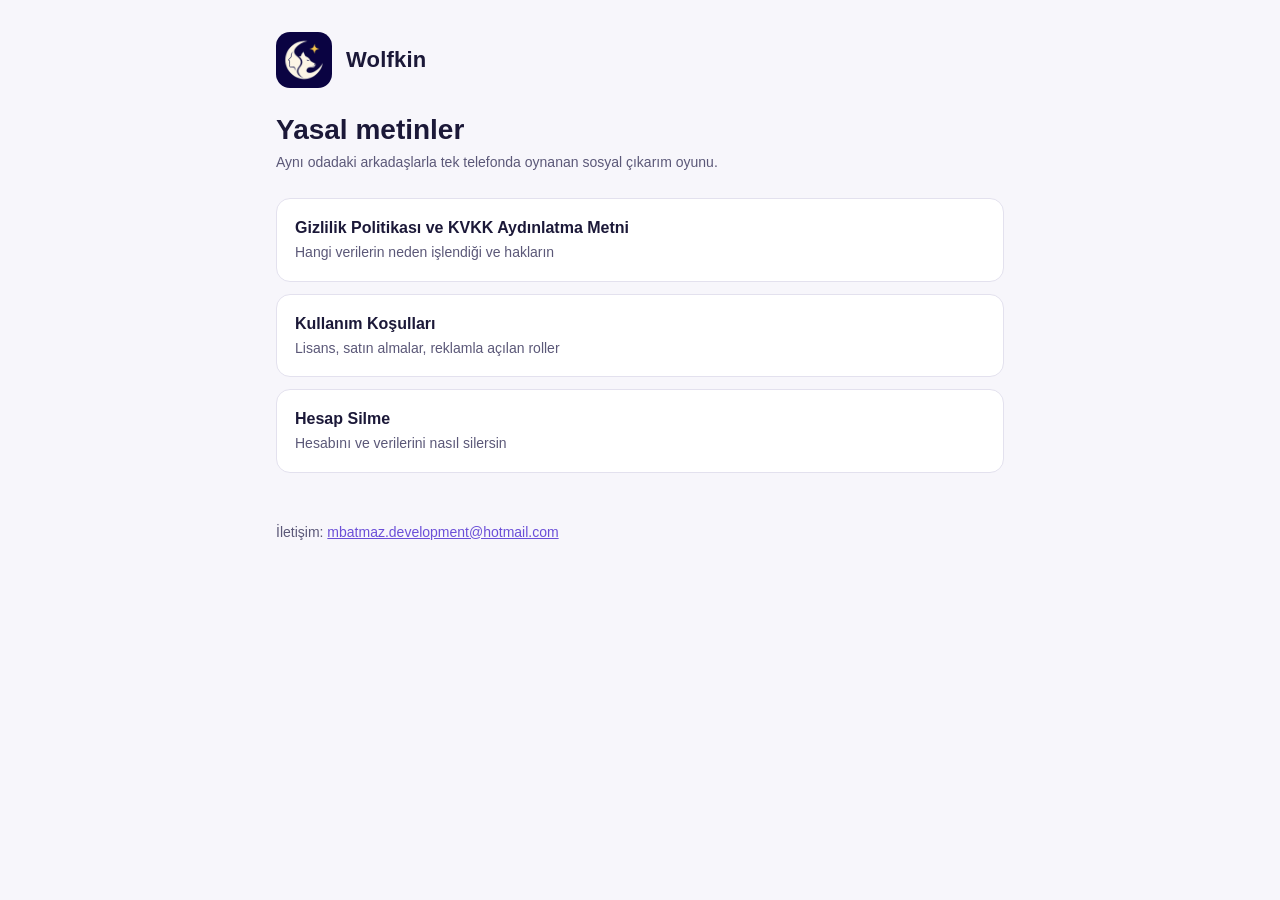
<file: index.html>
<!doctype html>
<html lang="tr">
<head>
<meta charset="utf-8">
<meta name="viewport" content="width=device-width, initial-scale=1">
<title>Wolfkin Yasal Metinler</title>
<meta name="description" content="Wolfkin gizlilik politikası, kullanım koşulları ve hesap silme">
<link rel="icon" href="logo.png">
<link rel="stylesheet" href="style.css">
</head>
<body>
<main>
<header><img src="logo.png" alt=""><span class="brand">Wolfkin</span></header>
<h1>Yasal metinler</h1>
<p class="meta">Aynı odadaki arkadaşlarla tek telefonda oynanan sosyal çıkarım oyunu.</p>
<nav class="links">
<a href="gizlilik.html">Gizlilik Politikası ve KVKK Aydınlatma Metni<span>Hangi verilerin neden işlendiği ve hakların</span></a>
<a href="kosullar.html">Kullanım Koşulları<span>Lisans, satın almalar, reklamla açılan roller</span></a>
<a href="hesap-silme.html">Hesap Silme<span>Hesabını ve verilerini nasıl silersin</span></a>
</nav>
<footer>İletişim: <a href="mailto:mbatmaz.development@hotmail.com">mbatmaz.development@hotmail.com</a></footer>
</main>
</body>
</html>
</file>
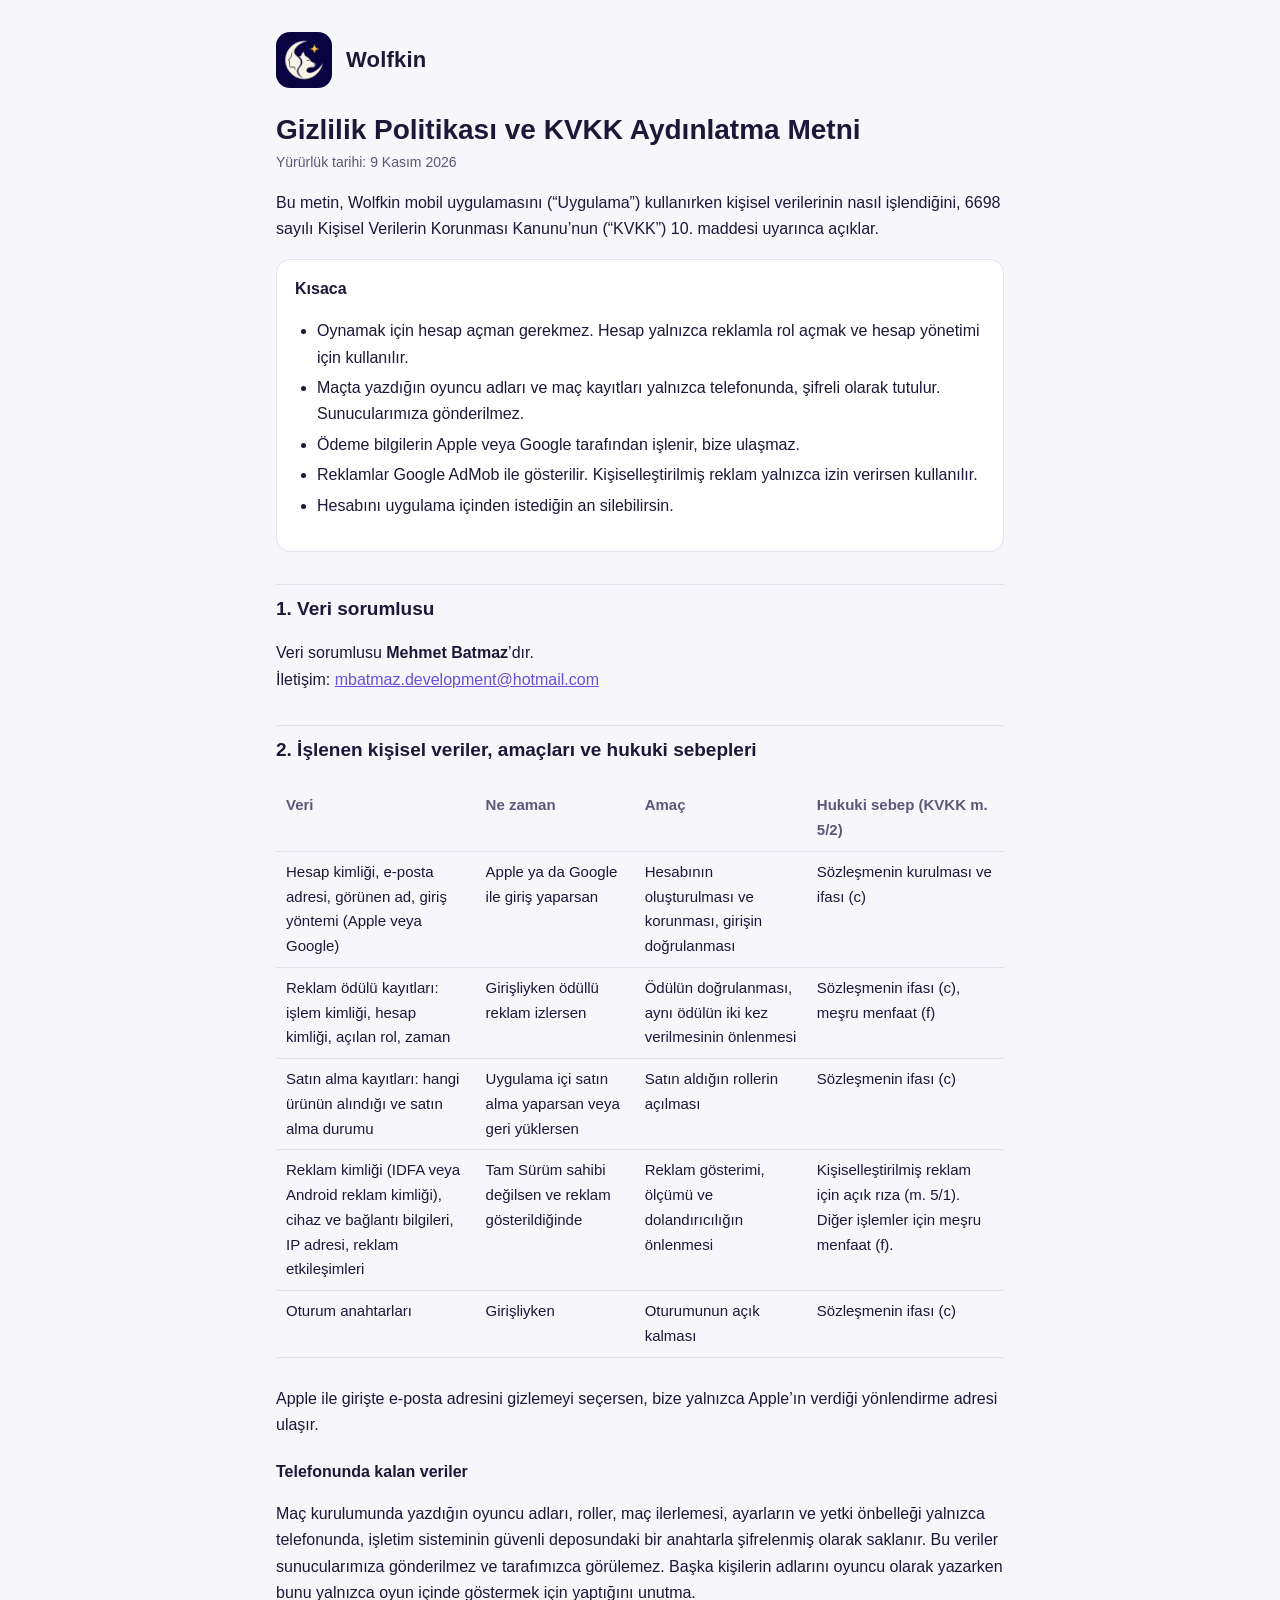
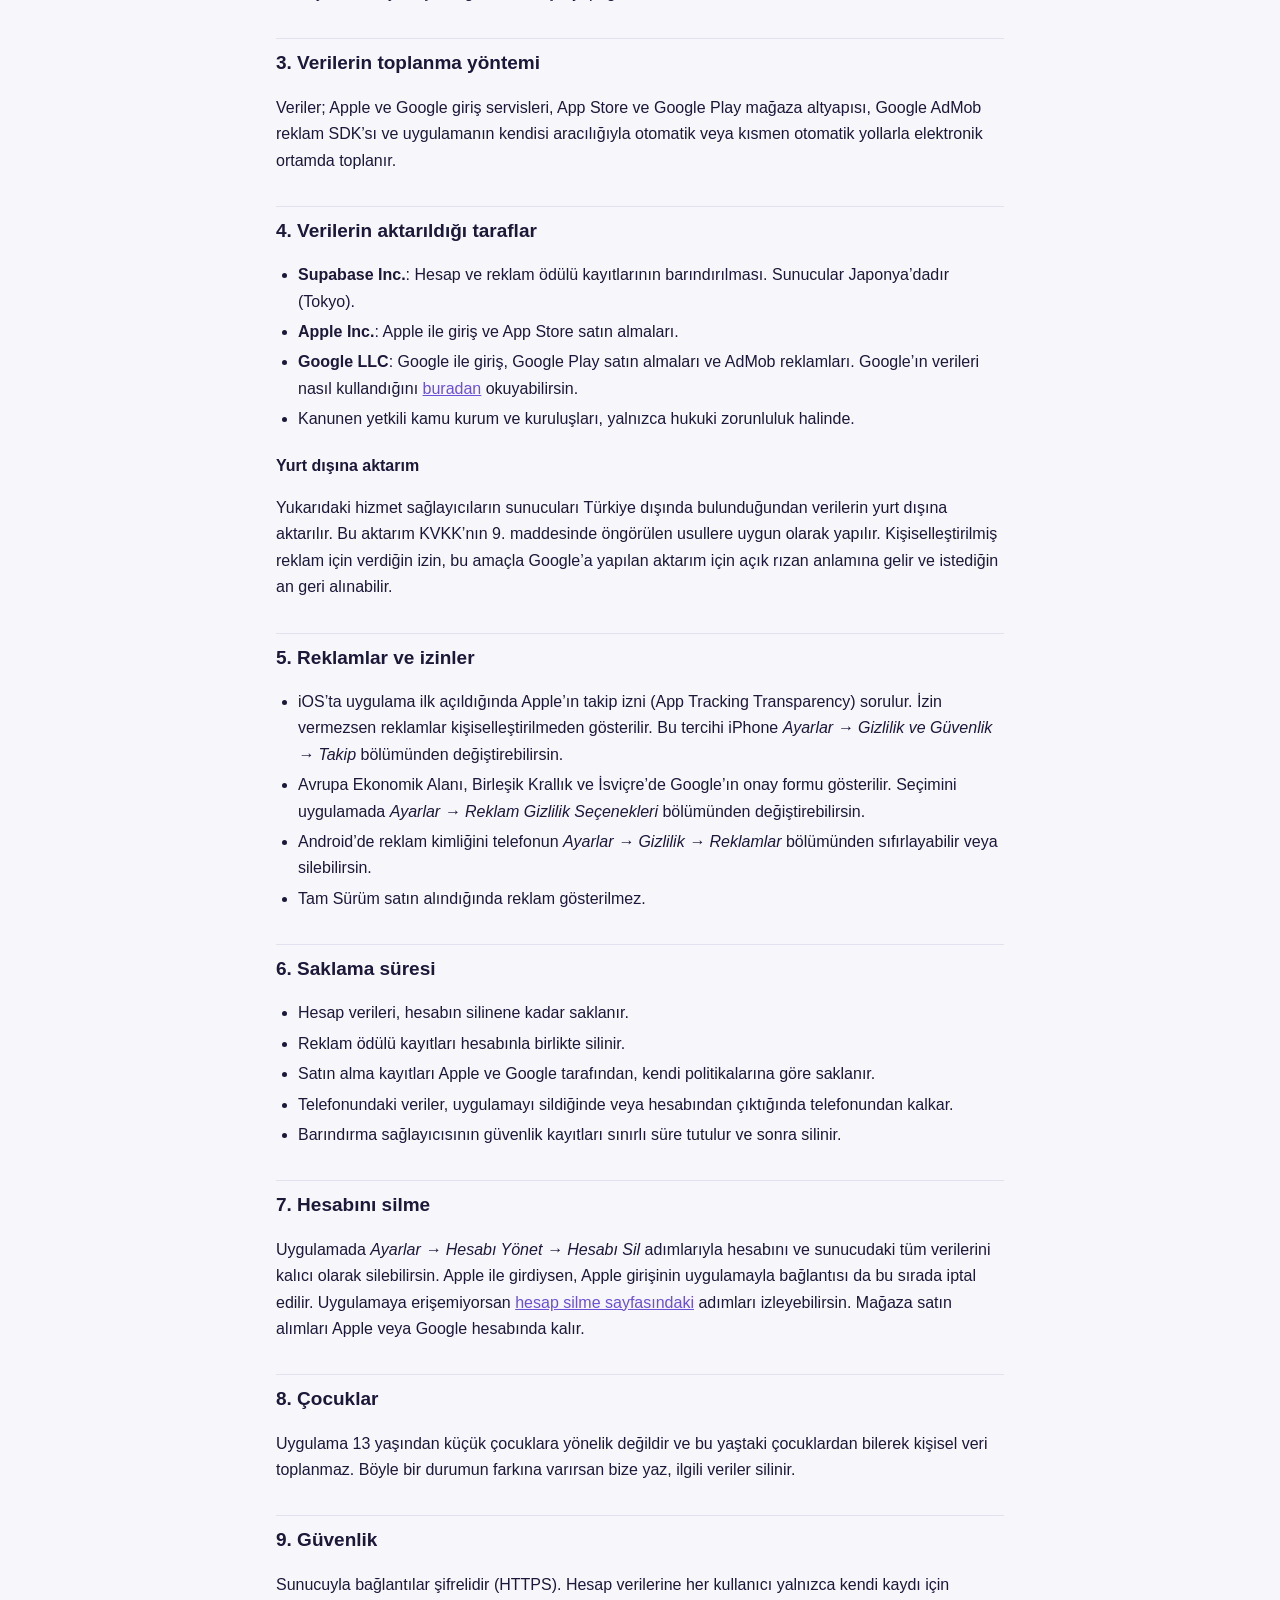
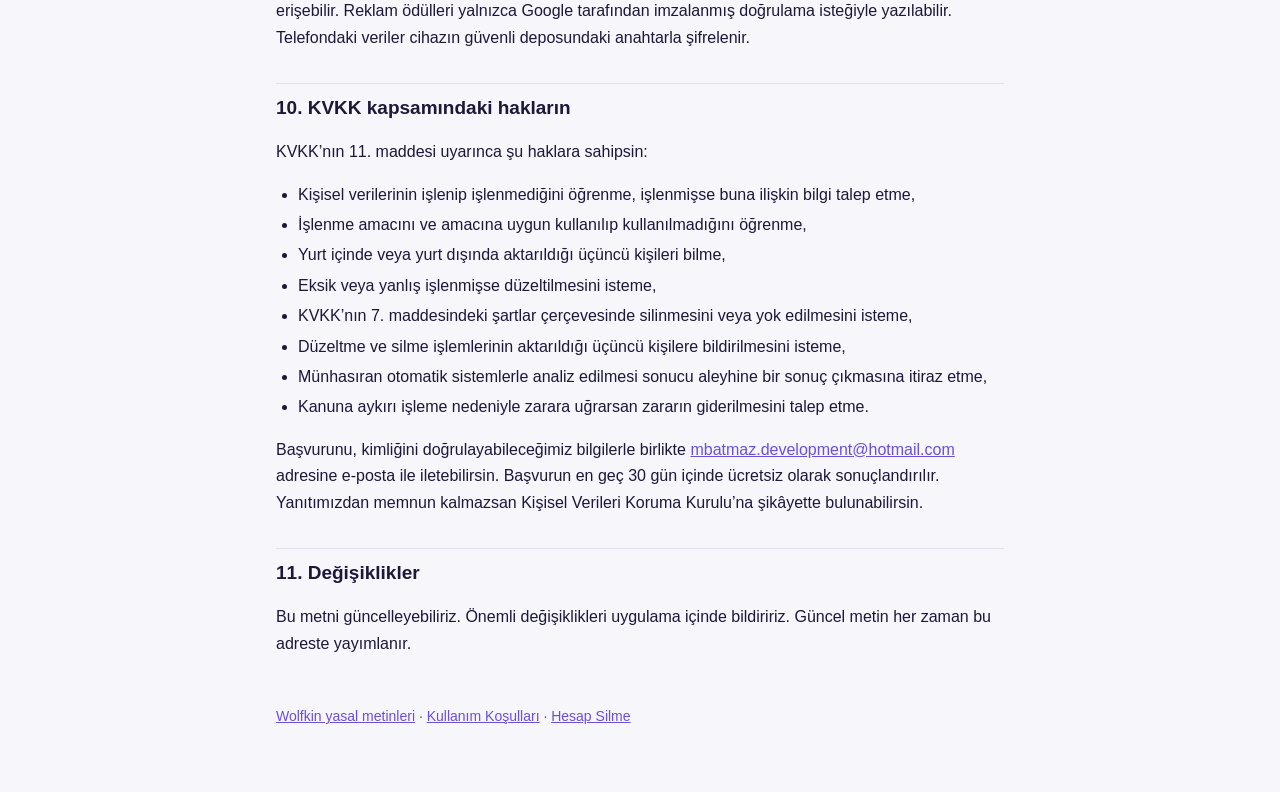
<file: gizlilik.html>
<!doctype html>
<html lang="tr">
<head>
<meta charset="utf-8">
<meta name="viewport" content="width=device-width, initial-scale=1">
<title>Wolfkin Gizlilik Politikası</title>
<meta name="description" content="Wolfkin Gizlilik Politikası ve KVKK Aydınlatma Metni">
<link rel="icon" href="logo.png">
<link rel="stylesheet" href="style.css">
</head>
<body>
<main>
<header><img src="logo.png" alt=""><span class="brand">Wolfkin</span></header>

<h1>Gizlilik Politikası ve KVKK Aydınlatma Metni</h1>
<p class="meta">Yürürlük tarihi: 9 Kasım 2026</p>

<p>Bu metin, Wolfkin mobil uygulamasını (“Uygulama”) kullanırken kişisel verilerinin nasıl işlendiğini, 6698 sayılı Kişisel Verilerin Korunması Kanunu’nun (“KVKK”) 10. maddesi uyarınca açıklar.</p>

<div class="card">
<strong>Kısaca</strong>
<ul>
<li>Oynamak için hesap açman gerekmez. Hesap yalnızca reklamla rol açmak ve hesap yönetimi için kullanılır.</li>
<li>Maçta yazdığın oyuncu adları ve maç kayıtları yalnızca telefonunda, şifreli olarak tutulur. Sunucularımıza gönderilmez.</li>
<li>Ödeme bilgilerin Apple veya Google tarafından işlenir, bize ulaşmaz.</li>
<li>Reklamlar Google AdMob ile gösterilir. Kişiselleştirilmiş reklam yalnızca izin verirsen kullanılır.</li>
<li>Hesabını uygulama içinden istediğin an silebilirsin.</li>
</ul>
</div>

<h2>1. Veri sorumlusu</h2>
<p>Veri sorumlusu <strong>Mehmet Batmaz</strong>’dır.<br>
İletişim: <a href="mailto:mbatmaz.development@hotmail.com">mbatmaz.development@hotmail.com</a></p>

<h2>2. İşlenen kişisel veriler, amaçları ve hukuki sebepleri</h2>
<div class="table-wrap">
<table>
<thead><tr><th>Veri</th><th>Ne zaman</th><th>Amaç</th><th>Hukuki sebep (KVKK m. 5/2)</th></tr></thead>
<tbody>
<tr>
<td>Hesap kimliği, e-posta adresi, görünen ad, giriş yöntemi (Apple veya Google)</td>
<td>Apple ya da Google ile giriş yaparsan</td>
<td>Hesabının oluşturulması ve korunması, girişin doğrulanması</td>
<td>Sözleşmenin kurulması ve ifası (c)</td>
</tr>
<tr>
<td>Reklam ödülü kayıtları: işlem kimliği, hesap kimliği, açılan rol, zaman</td>
<td>Girişliyken ödüllü reklam izlersen</td>
<td>Ödülün doğrulanması, aynı ödülün iki kez verilmesinin önlenmesi</td>
<td>Sözleşmenin ifası (c), meşru menfaat (f)</td>
</tr>
<tr>
<td>Satın alma kayıtları: hangi ürünün alındığı ve satın alma durumu</td>
<td>Uygulama içi satın alma yaparsan veya geri yüklersen</td>
<td>Satın aldığın rollerin açılması</td>
<td>Sözleşmenin ifası (c)</td>
</tr>
<tr>
<td>Reklam kimliği (IDFA veya Android reklam kimliği), cihaz ve bağlantı bilgileri, IP adresi, reklam etkileşimleri</td>
<td>Tam Sürüm sahibi değilsen ve reklam gösterildiğinde</td>
<td>Reklam gösterimi, ölçümü ve dolandırıcılığın önlenmesi</td>
<td>Kişiselleştirilmiş reklam için açık rıza (m. 5/1). Diğer işlemler için meşru menfaat (f).</td>
</tr>
<tr>
<td>Oturum anahtarları</td>
<td>Girişliyken</td>
<td>Oturumunun açık kalması</td>
<td>Sözleşmenin ifası (c)</td>
</tr>
</tbody>
</table>
</div>
<p>Apple ile girişte e-posta adresini gizlemeyi seçersen, bize yalnızca Apple’ın verdiği yönlendirme adresi ulaşır.</p>

<h3>Telefonunda kalan veriler</h3>
<p>Maç kurulumunda yazdığın oyuncu adları, roller, maç ilerlemesi, ayarların ve yetki önbelleği yalnızca telefonunda, işletim sisteminin güvenli deposundaki bir anahtarla şifrelenmiş olarak saklanır. Bu veriler sunucularımıza gönderilmez ve tarafımızca görülemez. Başka kişilerin adlarını oyuncu olarak yazarken bunu yalnızca oyun içinde göstermek için yaptığını unutma.</p>

<h2>3. Verilerin toplanma yöntemi</h2>
<p>Veriler; Apple ve Google giriş servisleri, App Store ve Google Play mağaza altyapısı, Google AdMob reklam SDK’sı ve uygulamanın kendisi aracılığıyla otomatik veya kısmen otomatik yollarla elektronik ortamda toplanır.</p>

<h2>4. Verilerin aktarıldığı taraflar</h2>
<ul>
<li><strong>Supabase Inc.</strong>: Hesap ve reklam ödülü kayıtlarının barındırılması. Sunucular Japonya’dadır (Tokyo).</li>
<li><strong>Apple Inc.</strong>: Apple ile giriş ve App Store satın almaları.</li>
<li><strong>Google LLC</strong>: Google ile giriş, Google Play satın almaları ve AdMob reklamları. Google’ın verileri nasıl kullandığını <a href="https://policies.google.com/technologies/partner-sites?hl=tr">buradan</a> okuyabilirsin.</li>
<li>Kanunen yetkili kamu kurum ve kuruluşları, yalnızca hukuki zorunluluk halinde.</li>
</ul>
<h3>Yurt dışına aktarım</h3>
<p>Yukarıdaki hizmet sağlayıcıların sunucuları Türkiye dışında bulunduğundan verilerin yurt dışına aktarılır. Bu aktarım KVKK’nın 9. maddesinde öngörülen usullere uygun olarak yapılır. Kişiselleştirilmiş reklam için verdiğin izin, bu amaçla Google’a yapılan aktarım için açık rızan anlamına gelir ve istediğin an geri alınabilir.</p>

<h2>5. Reklamlar ve izinler</h2>
<ul>
<li>iOS’ta uygulama ilk açıldığında Apple’ın takip izni (App Tracking Transparency) sorulur. İzin vermezsen reklamlar kişiselleştirilmeden gösterilir. Bu tercihi iPhone <em>Ayarlar → Gizlilik ve Güvenlik → Takip</em> bölümünden değiştirebilirsin.</li>
<li>Avrupa Ekonomik Alanı, Birleşik Krallık ve İsviçre’de Google’ın onay formu gösterilir. Seçimini uygulamada <em>Ayarlar → Reklam Gizlilik Seçenekleri</em> bölümünden değiştirebilirsin.</li>
<li>Android’de reklam kimliğini telefonun <em>Ayarlar → Gizlilik → Reklamlar</em> bölümünden sıfırlayabilir veya silebilirsin.</li>
<li>Tam Sürüm satın alındığında reklam gösterilmez.</li>
</ul>

<h2>6. Saklama süresi</h2>
<ul>
<li>Hesap verileri, hesabın silinene kadar saklanır.</li>
<li>Reklam ödülü kayıtları hesabınla birlikte silinir.</li>
<li>Satın alma kayıtları Apple ve Google tarafından, kendi politikalarına göre saklanır.</li>
<li>Telefonundaki veriler, uygulamayı sildiğinde veya hesabından çıktığında telefonundan kalkar.</li>
<li>Barındırma sağlayıcısının güvenlik kayıtları sınırlı süre tutulur ve sonra silinir.</li>
</ul>

<h2>7. Hesabını silme</h2>
<p>Uygulamada <em>Ayarlar → Hesabı Yönet → Hesabı Sil</em> adımlarıyla hesabını ve sunucudaki tüm verilerini kalıcı olarak silebilirsin. Apple ile girdiysen, Apple girişinin uygulamayla bağlantısı da bu sırada iptal edilir. Uygulamaya erişemiyorsan <a href="hesap-silme.html">hesap silme sayfasındaki</a> adımları izleyebilirsin. Mağaza satın alımları Apple veya Google hesabında kalır.</p>

<h2>8. Çocuklar</h2>
<p>Uygulama 13 yaşından küçük çocuklara yönelik değildir ve bu yaştaki çocuklardan bilerek kişisel veri toplanmaz. Böyle bir durumun farkına varırsan bize yaz, ilgili veriler silinir.</p>

<h2>9. Güvenlik</h2>
<p>Sunucuyla bağlantılar şifrelidir (HTTPS). Hesap verilerine her kullanıcı yalnızca kendi kaydı için erişebilir. Reklam ödülleri yalnızca Google tarafından imzalanmış doğrulama isteğiyle yazılabilir. Telefondaki veriler cihazın güvenli deposundaki anahtarla şifrelenir.</p>

<h2>10. KVKK kapsamındaki hakların</h2>
<p>KVKK’nın 11. maddesi uyarınca şu haklara sahipsin:</p>
<ul>
<li>Kişisel verilerinin işlenip işlenmediğini öğrenme, işlenmişse buna ilişkin bilgi talep etme,</li>
<li>İşlenme amacını ve amacına uygun kullanılıp kullanılmadığını öğrenme,</li>
<li>Yurt içinde veya yurt dışında aktarıldığı üçüncü kişileri bilme,</li>
<li>Eksik veya yanlış işlenmişse düzeltilmesini isteme,</li>
<li>KVKK’nın 7. maddesindeki şartlar çerçevesinde silinmesini veya yok edilmesini isteme,</li>
<li>Düzeltme ve silme işlemlerinin aktarıldığı üçüncü kişilere bildirilmesini isteme,</li>
<li>Münhasıran otomatik sistemlerle analiz edilmesi sonucu aleyhine bir sonuç çıkmasına itiraz etme,</li>
<li>Kanuna aykırı işleme nedeniyle zarara uğrarsan zararın giderilmesini talep etme.</li>
</ul>
<p>Başvurunu, kimliğini doğrulayabileceğimiz bilgilerle birlikte <a href="mailto:mbatmaz.development@hotmail.com">mbatmaz.development@hotmail.com</a> adresine e-posta ile iletebilirsin. Başvurun en geç 30 gün içinde ücretsiz olarak sonuçlandırılır. Yanıtımızdan memnun kalmazsan Kişisel Verileri Koruma Kurulu’na şikâyette bulunabilirsin.</p>

<h2>11. Değişiklikler</h2>
<p>Bu metni güncelleyebiliriz. Önemli değişiklikleri uygulama içinde bildiririz. Güncel metin her zaman bu adreste yayımlanır.</p>

<footer>
<a href="index.html">Wolfkin yasal metinleri</a> · <a href="kosullar.html">Kullanım Koşulları</a> · <a href="hesap-silme.html">Hesap Silme</a>
</footer>
</main>
</body>
</html>
</file>
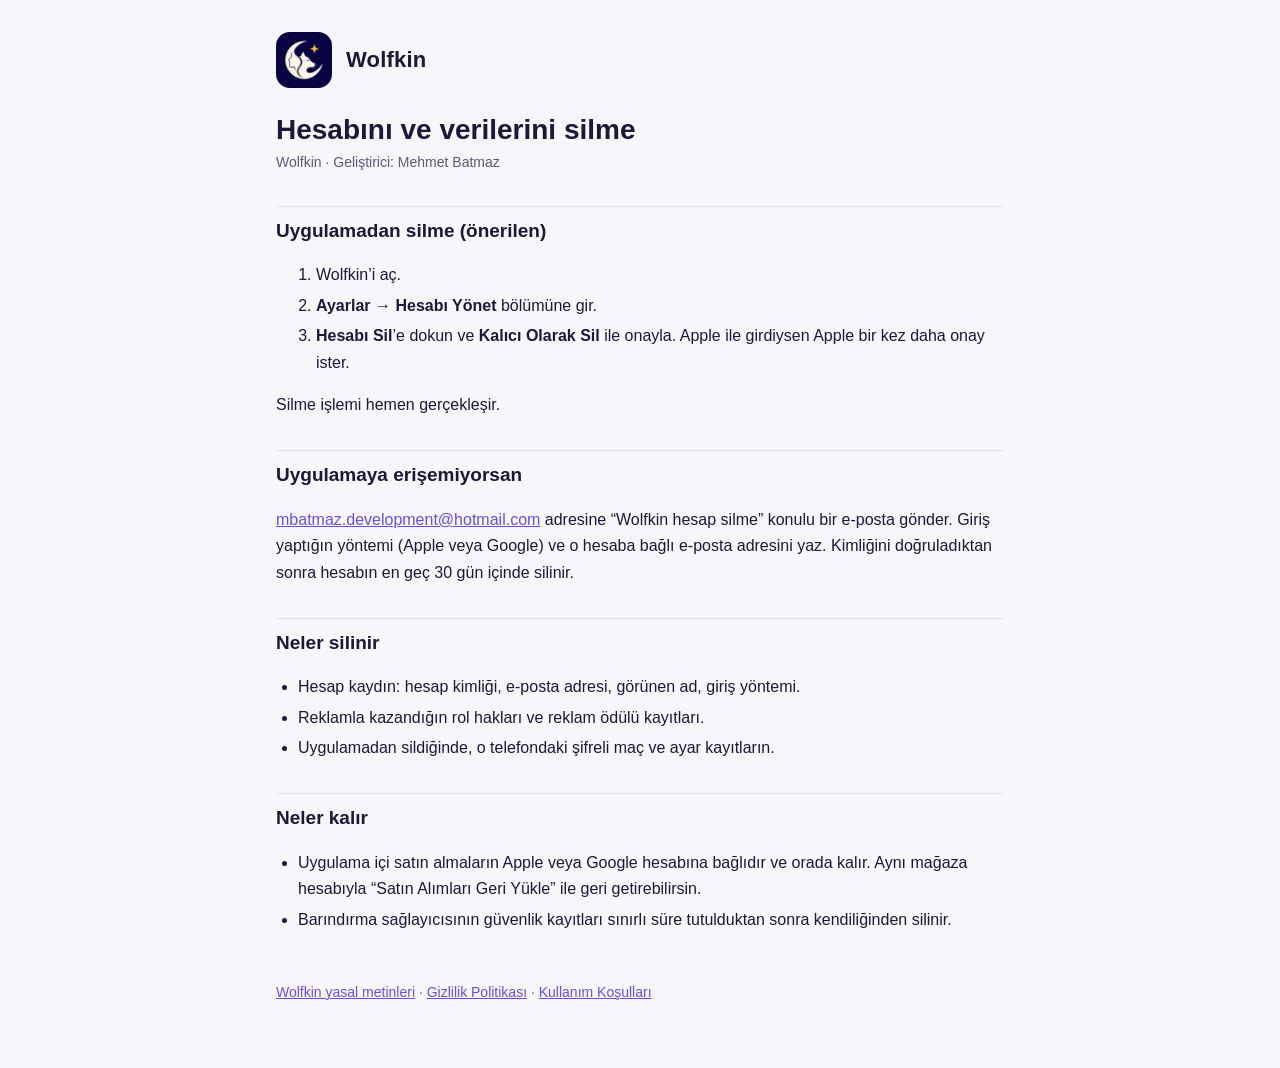
<file: hesap-silme.html>
<!doctype html>
<html lang="tr">
<head>
<meta charset="utf-8">
<meta name="viewport" content="width=device-width, initial-scale=1">
<title>Wolfkin Hesap Silme</title>
<meta name="description" content="Wolfkin hesabını ve verilerini silme">
<link rel="icon" href="logo.png">
<link rel="stylesheet" href="style.css">
</head>
<body>
<main>
<header><img src="logo.png" alt=""><span class="brand">Wolfkin</span></header>

<h1>Hesabını ve verilerini silme</h1>
<p class="meta">Wolfkin · Geliştirici: Mehmet Batmaz</p>

<h2>Uygulamadan silme (önerilen)</h2>
<ol>
<li>Wolfkin’i aç.</li>
<li><strong>Ayarlar → Hesabı Yönet</strong> bölümüne gir.</li>
<li><strong>Hesabı Sil</strong>’e dokun ve <strong>Kalıcı Olarak Sil</strong> ile onayla. Apple ile girdiysen Apple bir kez daha onay ister.</li>
</ol>
<p>Silme işlemi hemen gerçekleşir.</p>

<h2>Uygulamaya erişemiyorsan</h2>
<p><a href="mailto:mbatmaz.development@hotmail.com?subject=Wolfkin%20hesap%20silme">mbatmaz.development@hotmail.com</a> adresine “Wolfkin hesap silme” konulu bir e-posta gönder. Giriş yaptığın yöntemi (Apple veya Google) ve o hesaba bağlı e-posta adresini yaz. Kimliğini doğruladıktan sonra hesabın en geç 30 gün içinde silinir.</p>

<h2>Neler silinir</h2>
<ul>
<li>Hesap kaydın: hesap kimliği, e-posta adresi, görünen ad, giriş yöntemi.</li>
<li>Reklamla kazandığın rol hakları ve reklam ödülü kayıtları.</li>
<li>Uygulamadan sildiğinde, o telefondaki şifreli maç ve ayar kayıtların.</li>
</ul>

<h2>Neler kalır</h2>
<ul>
<li>Uygulama içi satın almaların Apple veya Google hesabına bağlıdır ve orada kalır. Aynı mağaza hesabıyla “Satın Alımları Geri Yükle” ile geri getirebilirsin.</li>
<li>Barındırma sağlayıcısının güvenlik kayıtları sınırlı süre tutulduktan sonra kendiliğinden silinir.</li>
</ul>

<footer>
<a href="index.html">Wolfkin yasal metinleri</a> · <a href="gizlilik.html">Gizlilik Politikası</a> · <a href="kosullar.html">Kullanım Koşulları</a>
</footer>
</main>
</body>
</html>
</file>
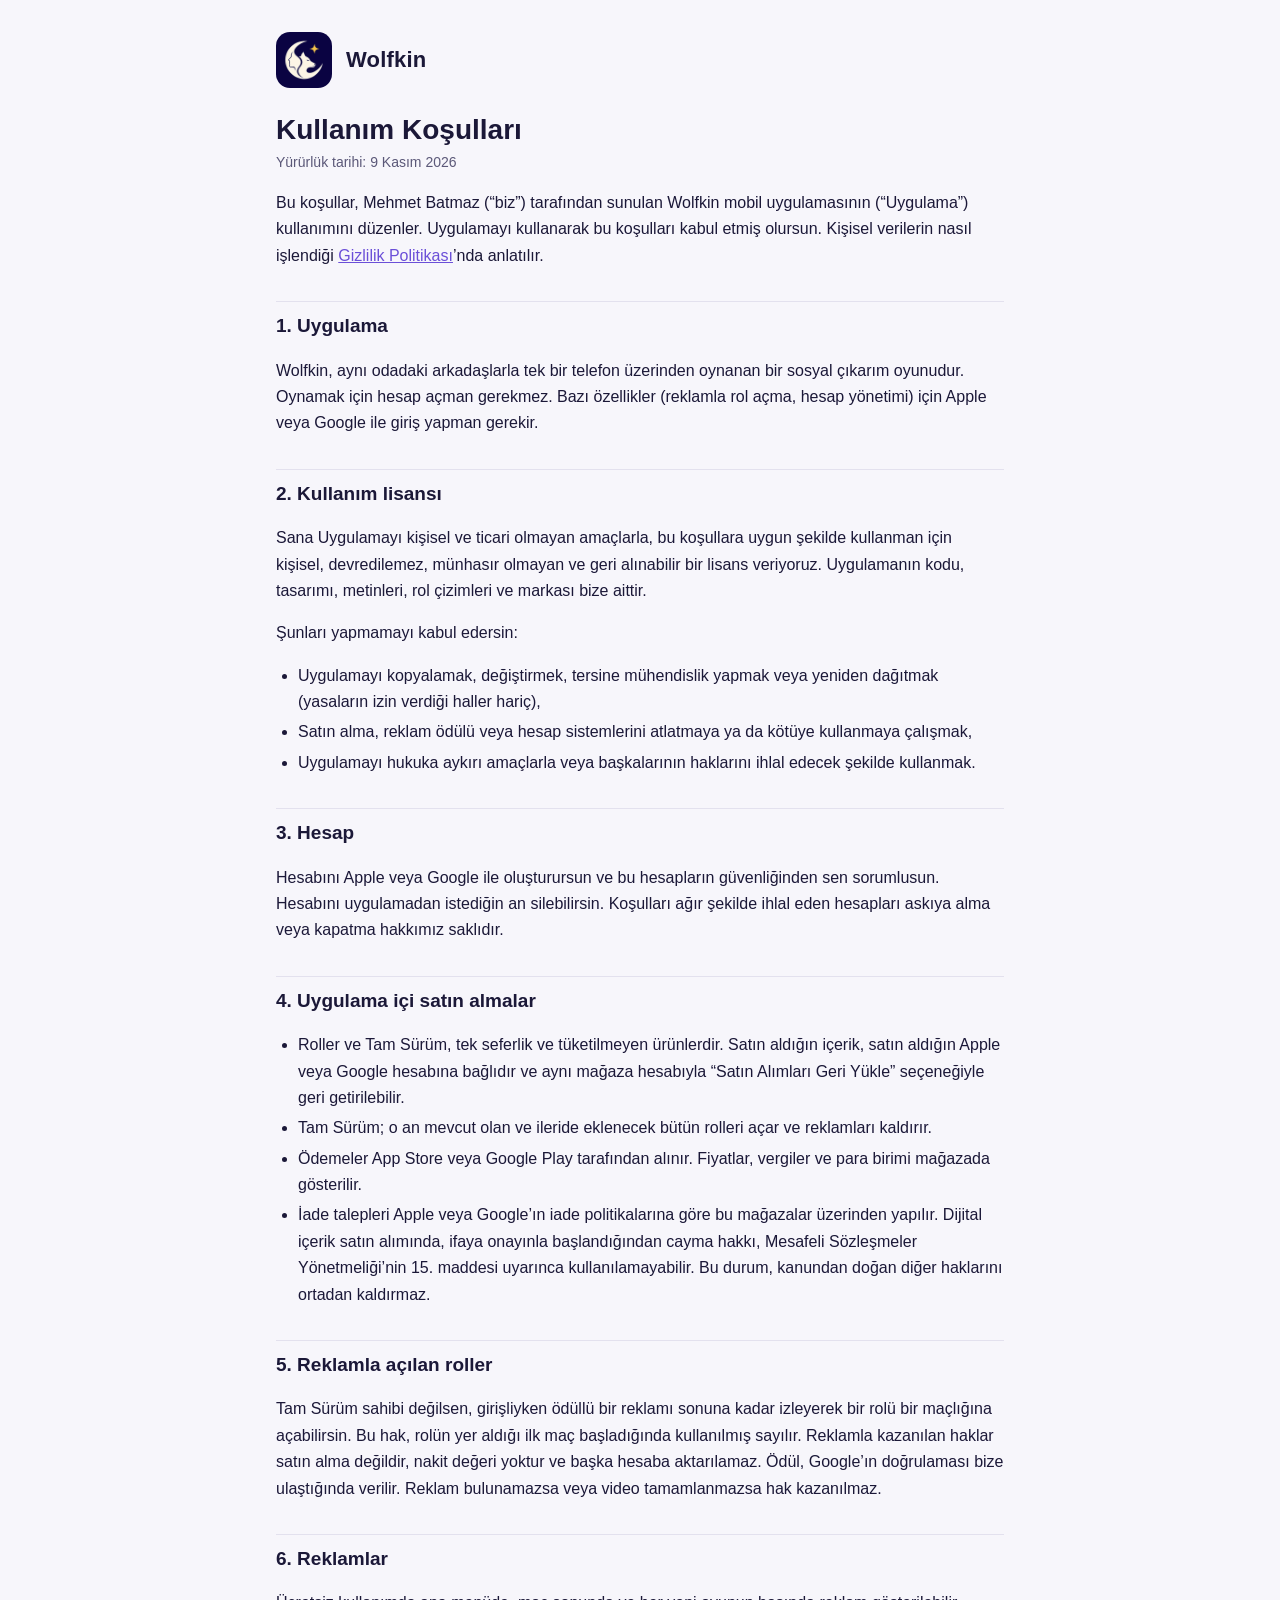
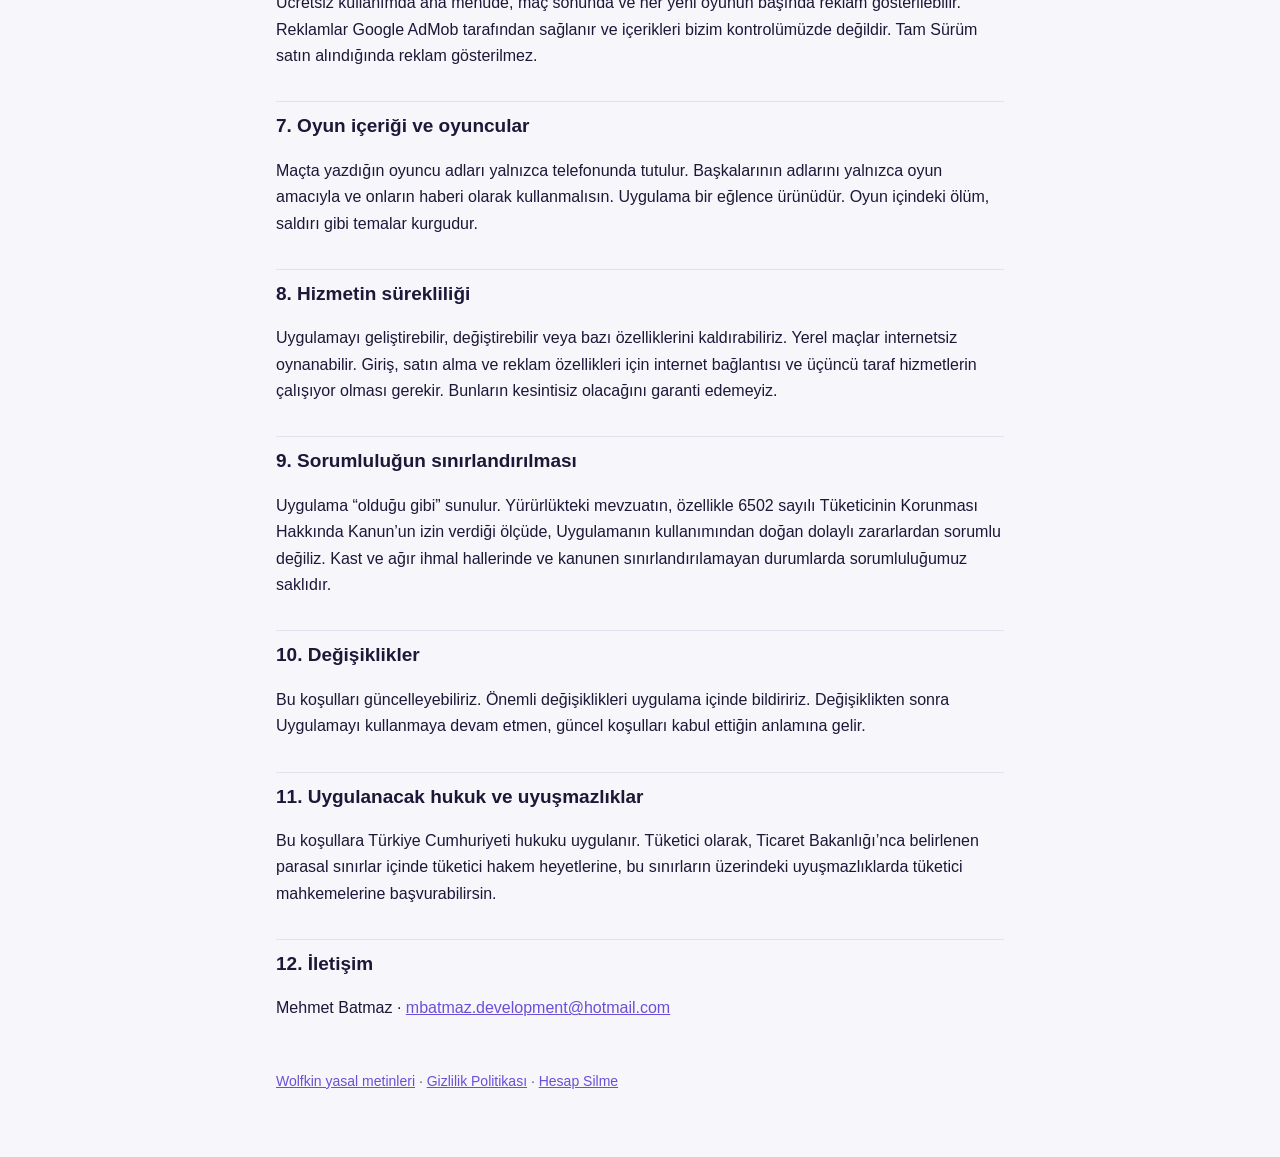
<file: kosullar.html>
<!doctype html>
<html lang="tr">
<head>
<meta charset="utf-8">
<meta name="viewport" content="width=device-width, initial-scale=1">
<title>Wolfkin Kullanım Koşulları</title>
<meta name="description" content="Wolfkin Kullanım Koşulları">
<link rel="icon" href="logo.png">
<link rel="stylesheet" href="style.css">
</head>
<body>
<main>
<header><img src="logo.png" alt=""><span class="brand">Wolfkin</span></header>

<h1>Kullanım Koşulları</h1>
<p class="meta">Yürürlük tarihi: 9 Kasım 2026</p>

<p>Bu koşullar, Mehmet Batmaz (“biz”) tarafından sunulan Wolfkin mobil uygulamasının (“Uygulama”) kullanımını düzenler. Uygulamayı kullanarak bu koşulları kabul etmiş olursun. Kişisel verilerin nasıl işlendiği <a href="gizlilik.html">Gizlilik Politikası</a>’nda anlatılır.</p>

<h2>1. Uygulama</h2>
<p>Wolfkin, aynı odadaki arkadaşlarla tek bir telefon üzerinden oynanan bir sosyal çıkarım oyunudur. Oynamak için hesap açman gerekmez. Bazı özellikler (reklamla rol açma, hesap yönetimi) için Apple veya Google ile giriş yapman gerekir.</p>

<h2>2. Kullanım lisansı</h2>
<p>Sana Uygulamayı kişisel ve ticari olmayan amaçlarla, bu koşullara uygun şekilde kullanman için kişisel, devredilemez, münhasır olmayan ve geri alınabilir bir lisans veriyoruz. Uygulamanın kodu, tasarımı, metinleri, rol çizimleri ve markası bize aittir.</p>
<p>Şunları yapmamayı kabul edersin:</p>
<ul>
<li>Uygulamayı kopyalamak, değiştirmek, tersine mühendislik yapmak veya yeniden dağıtmak (yasaların izin verdiği haller hariç),</li>
<li>Satın alma, reklam ödülü veya hesap sistemlerini atlatmaya ya da kötüye kullanmaya çalışmak,</li>
<li>Uygulamayı hukuka aykırı amaçlarla veya başkalarının haklarını ihlal edecek şekilde kullanmak.</li>
</ul>

<h2>3. Hesap</h2>
<p>Hesabını Apple veya Google ile oluşturursun ve bu hesapların güvenliğinden sen sorumlusun. Hesabını uygulamadan istediğin an silebilirsin. Koşulları ağır şekilde ihlal eden hesapları askıya alma veya kapatma hakkımız saklıdır.</p>

<h2>4. Uygulama içi satın almalar</h2>
<ul>
<li>Roller ve Tam Sürüm, tek seferlik ve tüketilmeyen ürünlerdir. Satın aldığın içerik, satın aldığın Apple veya Google hesabına bağlıdır ve aynı mağaza hesabıyla “Satın Alımları Geri Yükle” seçeneğiyle geri getirilebilir.</li>
<li>Tam Sürüm; o an mevcut olan ve ileride eklenecek bütün rolleri açar ve reklamları kaldırır.</li>
<li>Ödemeler App Store veya Google Play tarafından alınır. Fiyatlar, vergiler ve para birimi mağazada gösterilir.</li>
<li>İade talepleri Apple veya Google’ın iade politikalarına göre bu mağazalar üzerinden yapılır. Dijital içerik satın alımında, ifaya onayınla başlandığından cayma hakkı, Mesafeli Sözleşmeler Yönetmeliği’nin 15. maddesi uyarınca kullanılamayabilir. Bu durum, kanundan doğan diğer haklarını ortadan kaldırmaz.</li>
</ul>

<h2>5. Reklamla açılan roller</h2>
<p>Tam Sürüm sahibi değilsen, girişliyken ödüllü bir reklamı sonuna kadar izleyerek bir rolü bir maçlığına açabilirsin. Bu hak, rolün yer aldığı ilk maç başladığında kullanılmış sayılır. Reklamla kazanılan haklar satın alma değildir, nakit değeri yoktur ve başka hesaba aktarılamaz. Ödül, Google’ın doğrulaması bize ulaştığında verilir. Reklam bulunamazsa veya video tamamlanmazsa hak kazanılmaz.</p>

<h2>6. Reklamlar</h2>
<p>Ücretsiz kullanımda ana menüde, maç sonunda ve her yeni oyunun başında reklam gösterilebilir. Reklamlar Google AdMob tarafından sağlanır ve içerikleri bizim kontrolümüzde değildir. Tam Sürüm satın alındığında reklam gösterilmez.</p>

<h2>7. Oyun içeriği ve oyuncular</h2>
<p>Maçta yazdığın oyuncu adları yalnızca telefonunda tutulur. Başkalarının adlarını yalnızca oyun amacıyla ve onların haberi olarak kullanmalısın. Uygulama bir eğlence ürünüdür. Oyun içindeki ölüm, saldırı gibi temalar kurgudur.</p>

<h2>8. Hizmetin sürekliliği</h2>
<p>Uygulamayı geliştirebilir, değiştirebilir veya bazı özelliklerini kaldırabiliriz. Yerel maçlar internetsiz oynanabilir. Giriş, satın alma ve reklam özellikleri için internet bağlantısı ve üçüncü taraf hizmetlerin çalışıyor olması gerekir. Bunların kesintisiz olacağını garanti edemeyiz.</p>

<h2>9. Sorumluluğun sınırlandırılması</h2>
<p>Uygulama “olduğu gibi” sunulur. Yürürlükteki mevzuatın, özellikle 6502 sayılı Tüketicinin Korunması Hakkında Kanun’un izin verdiği ölçüde, Uygulamanın kullanımından doğan dolaylı zararlardan sorumlu değiliz. Kast ve ağır ihmal hallerinde ve kanunen sınırlandırılamayan durumlarda sorumluluğumuz saklıdır.</p>

<h2>10. Değişiklikler</h2>
<p>Bu koşulları güncelleyebiliriz. Önemli değişiklikleri uygulama içinde bildiririz. Değişiklikten sonra Uygulamayı kullanmaya devam etmen, güncel koşulları kabul ettiğin anlamına gelir.</p>

<h2>11. Uygulanacak hukuk ve uyuşmazlıklar</h2>
<p>Bu koşullara Türkiye Cumhuriyeti hukuku uygulanır. Tüketici olarak, Ticaret Bakanlığı’nca belirlenen parasal sınırlar içinde tüketici hakem heyetlerine, bu sınırların üzerindeki uyuşmazlıklarda tüketici mahkemelerine başvurabilirsin.</p>

<h2>12. İletişim</h2>
<p>Mehmet Batmaz · <a href="mailto:mbatmaz.development@hotmail.com">mbatmaz.development@hotmail.com</a></p>

<footer>
<a href="index.html">Wolfkin yasal metinleri</a> · <a href="gizlilik.html">Gizlilik Politikası</a> · <a href="hesap-silme.html">Hesap Silme</a>
</footer>
</main>
</body>
</html>
</file>
<file: style.css>
:root {
  --bg: #f7f6fb;
  --surface: #ffffff;
  --text: #1b1838;
  --muted: #5b5878;
  --line: #e3e1ee;
  --accent: #6b4fd8;
  --gold: #c99a2e;
  color-scheme: light;
}
@media (prefers-color-scheme: dark) {
  :root {
    --bg: #0a0624;
    --surface: #140f38;
    --text: #efeaf9;
    --muted: #a9a3c9;
    --line: #2a2456;
    --accent: #b6a4ff;
    --gold: #e7bd5a;
    color-scheme: dark;
  }
}
* { box-sizing: border-box; }
body {
  margin: 0;
  background: var(--bg);
  color: var(--text);
  font: 16px/1.65 -apple-system, BlinkMacSystemFont, "Segoe UI", Roboto, "Helvetica Neue", Arial, sans-serif;
}
main { max-width: 760px; margin: 0 auto; padding: 32px 16px 64px; }
header { display: flex; align-items: center; gap: 14px; margin-bottom: 8px; }
header img { width: 56px; height: 56px; border-radius: 14px; }
header .brand { font-weight: 800; font-size: 22px; letter-spacing: 0.2px; }
h1 { font-size: 28px; line-height: 1.25; margin: 24px 0 4px; }
h2 { font-size: 19px; margin: 32px 0 8px; padding-top: 8px; border-top: 1px solid var(--line); }
h3 { font-size: 16px; margin: 20px 0 6px; }
.meta { color: var(--muted); font-size: 14px; margin: 0 0 16px; }
a { color: var(--accent); }
ul { padding-left: 22px; }
li { margin: 4px 0; }
.card {
  background: var(--surface);
  border: 1px solid var(--line);
  border-radius: 14px;
  padding: 16px 18px;
  margin: 16px 0;
}
table { width: 100%; border-collapse: collapse; font-size: 15px; margin: 12px 0; }
th, td { text-align: left; vertical-align: top; padding: 8px 10px; border-bottom: 1px solid var(--line); }
th { color: var(--muted); font-weight: 600; }
.table-wrap { overflow-x: auto; }
nav.links { display: grid; gap: 12px; margin-top: 24px; }
nav.links a {
  display: block;
  background: var(--surface);
  border: 1px solid var(--line);
  border-radius: 14px;
  padding: 16px 18px;
  text-decoration: none;
  color: var(--text);
  font-weight: 700;
}
nav.links a span { display: block; color: var(--muted); font-weight: 400; font-size: 14px; }
footer { margin-top: 48px; color: var(--muted); font-size: 14px; }
</file>
